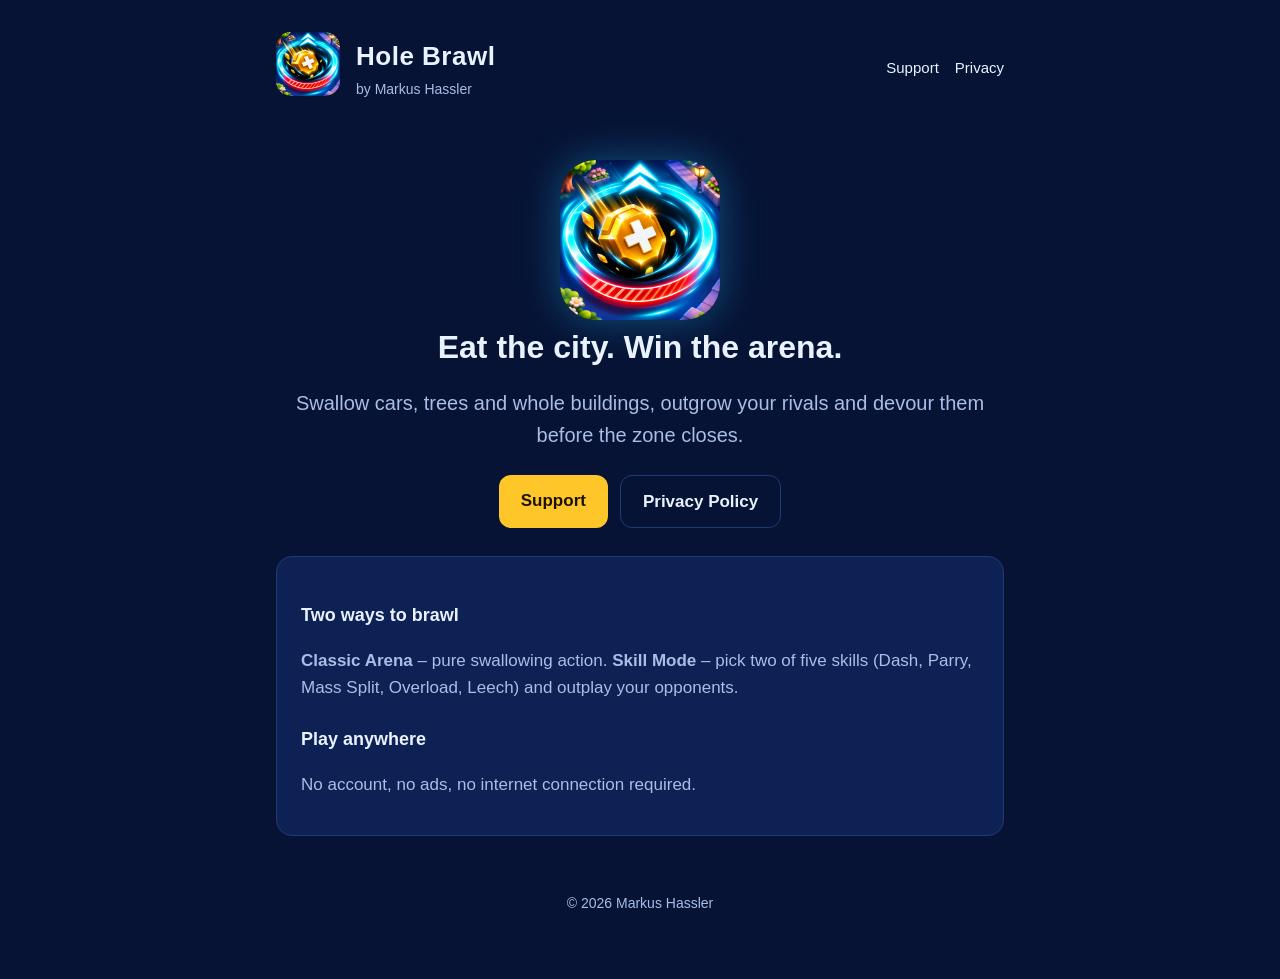
<file: index.html>
<!doctype html>
<html lang="en">
<head>
<meta charset="utf-8">
<meta name="viewport" content="width=device-width, initial-scale=1">
<title>Hole Brawl</title>
<meta name="description" content="Hole Brawl – swallow the city, outgrow your rivals and win the arena. A game by Markus Hassler.">
<link rel="icon" href="icon.png">
<link rel="stylesheet" href="style.css">
</head>
<body>
<div class="wrap">
  <header>
    <a href="./"><img src="icon.png" alt="Hole Brawl app icon"></a>
    <div><a href="./"><div class="name">Hole Brawl</div></a><div class="by">by Markus Hassler</div></div>
    <nav><a href="support.html">Support</a><a href="privacy.html">Privacy</a></nav>
  </header>

  <section class="hero">
    <img src="icon.png" alt="">
    <h1>Eat the city. Win the arena.</h1>
    <p>Swallow cars, trees and whole buildings, outgrow your rivals and devour them before the zone closes.</p>
    <div class="links">
      <a class="btn" href="support.html">Support</a>
      <a class="btn alt" href="privacy.html">Privacy Policy</a>
    </div>
  </section>

  <div class="card">
    <h3>Two ways to brawl</h3>
    <p class="muted"><strong>Classic Arena</strong> – pure swallowing action. <strong>Skill Mode</strong> – pick two of five skills (Dash, Parry, Mass Split, Overload, Leech) and outplay your opponents.</p>
    <h3>Play anywhere</h3>
    <p class="muted">No account, no ads, no internet connection required.</p>
  </div>

  <footer>© 2026 Markus Hassler</footer>
</div>
</body>
</html>
</file>
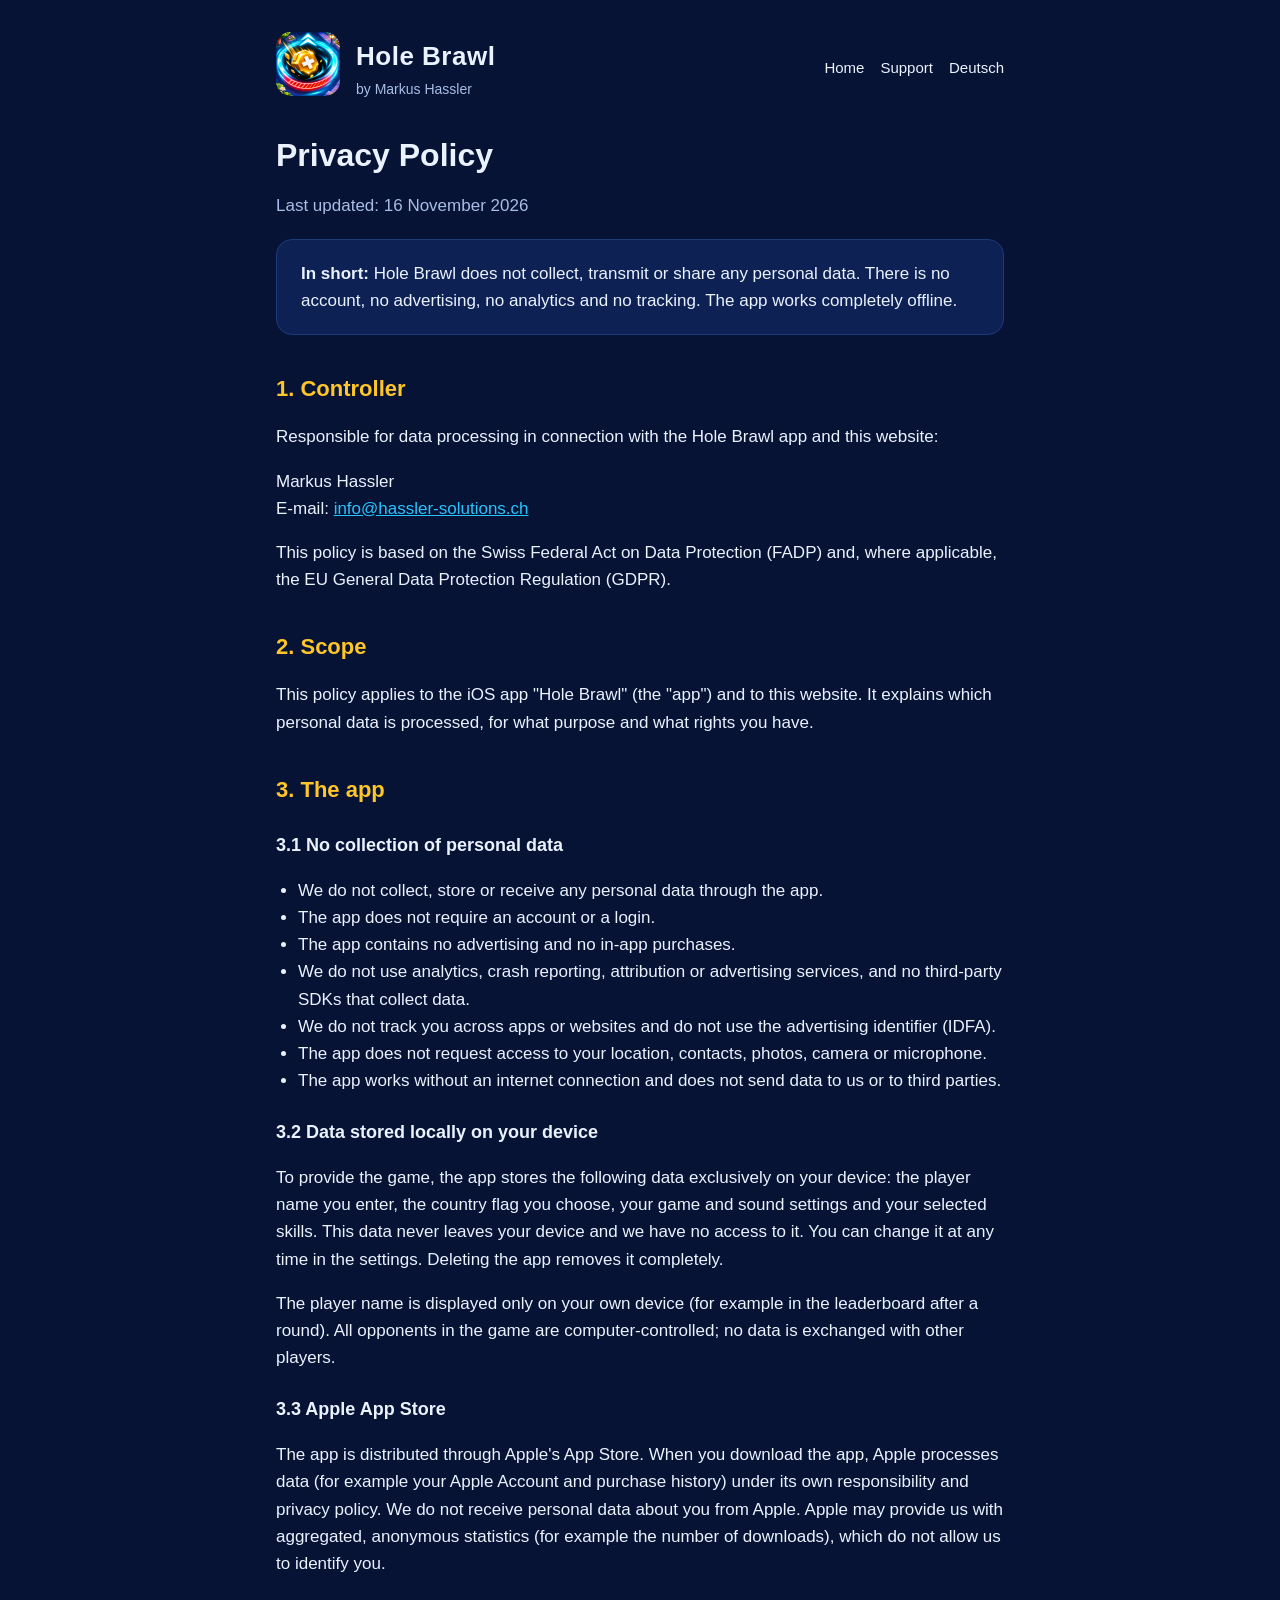
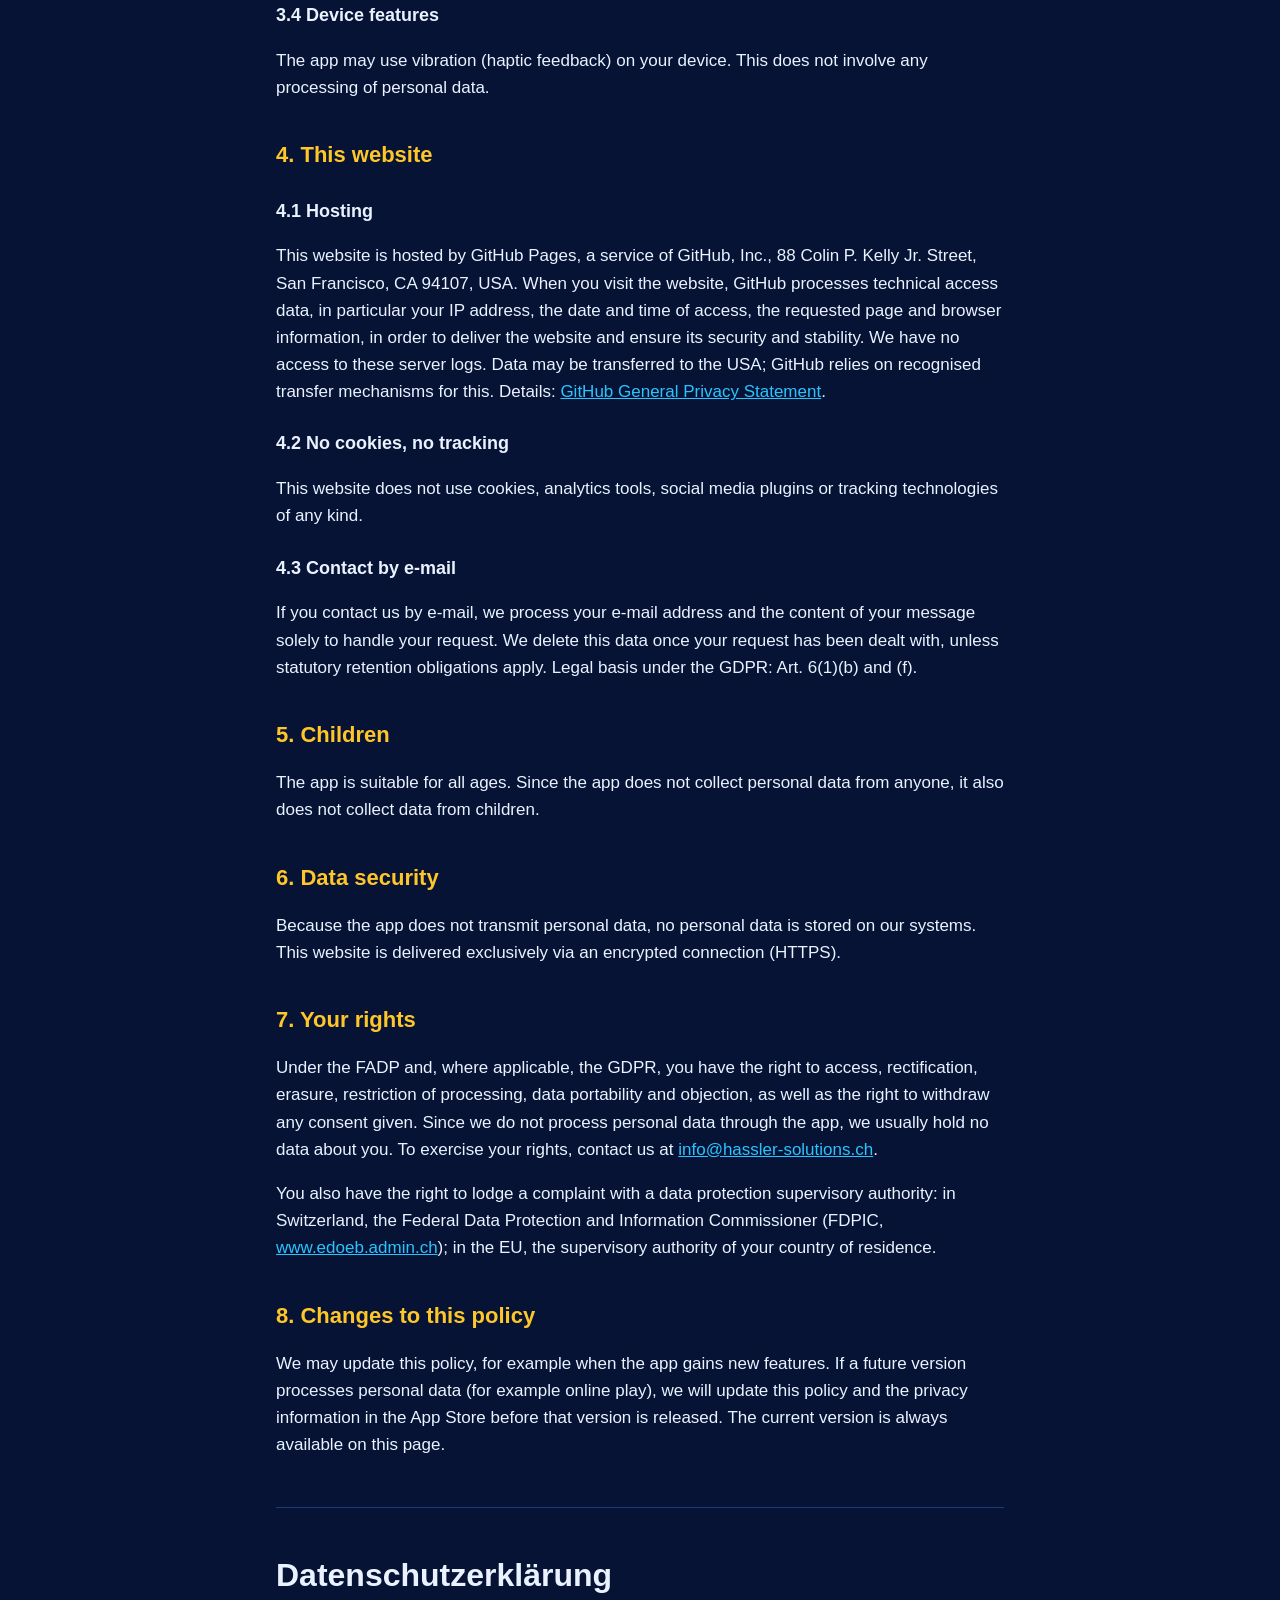
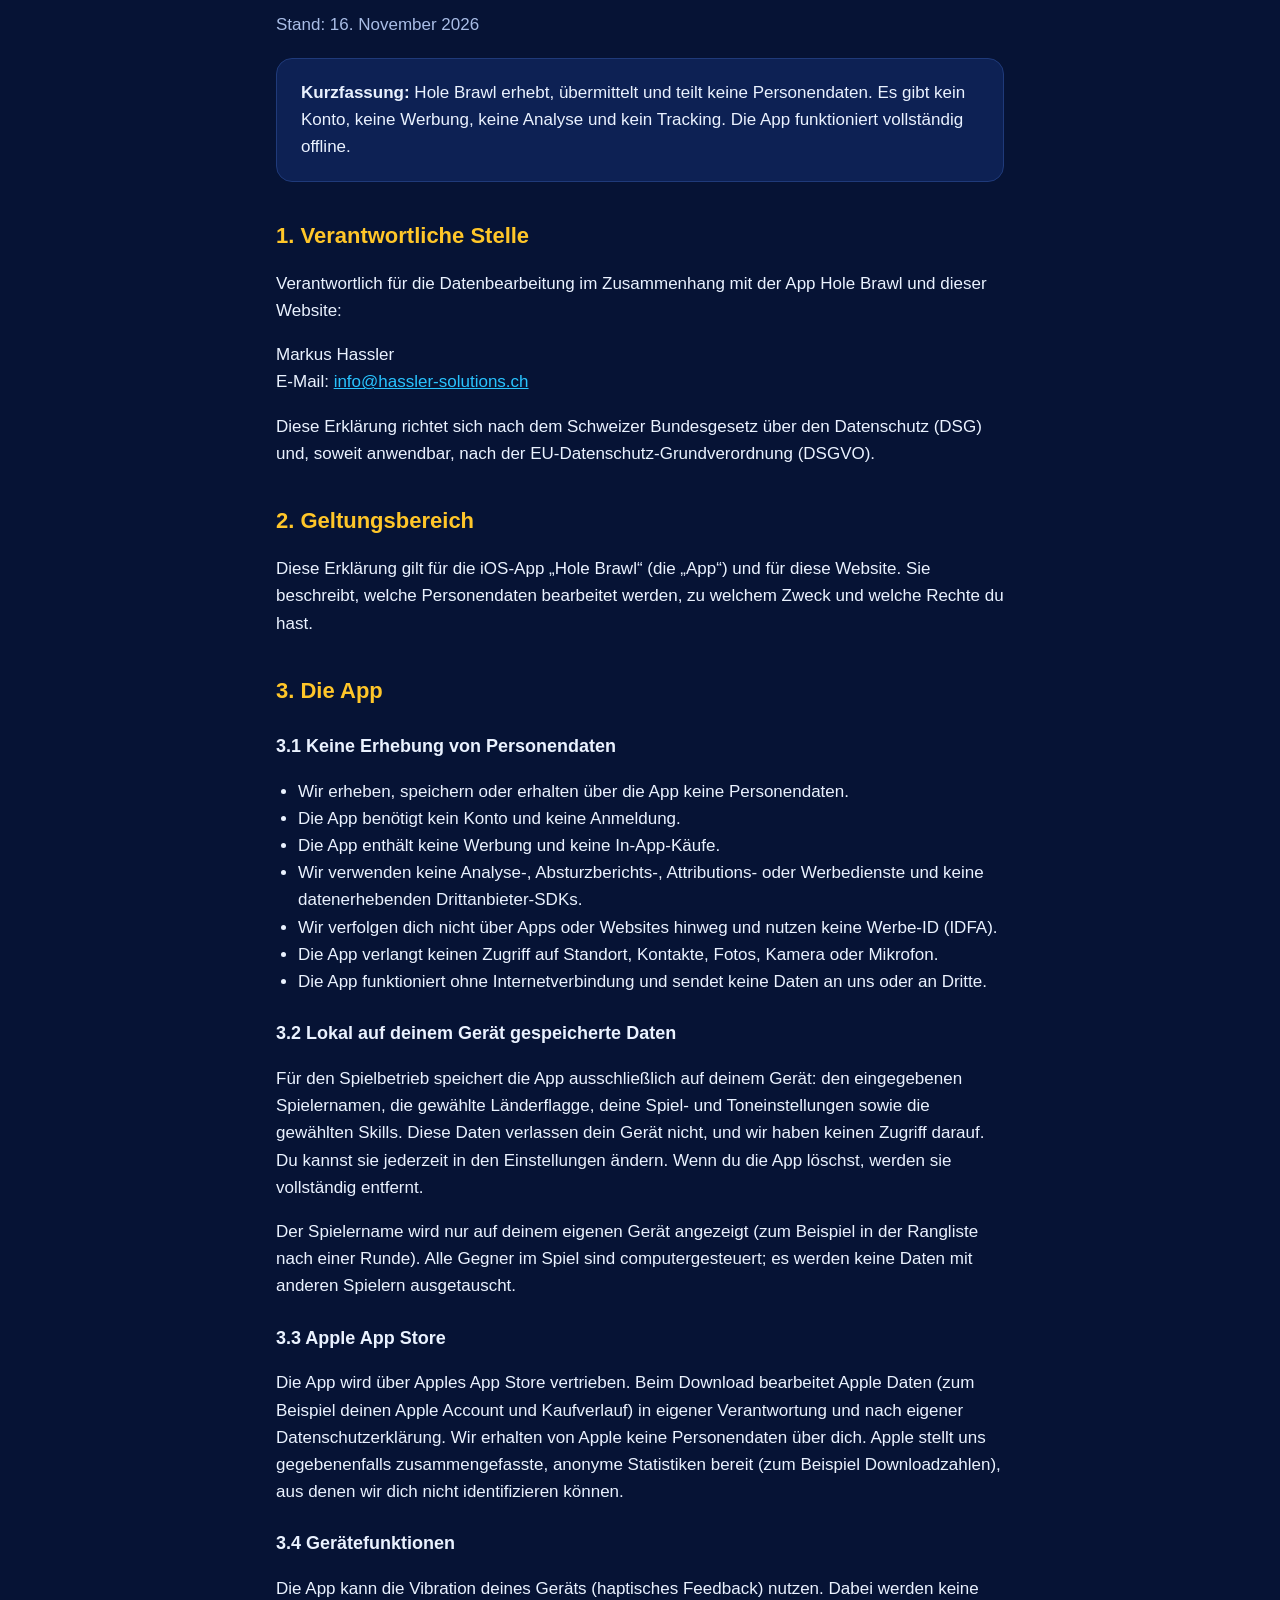
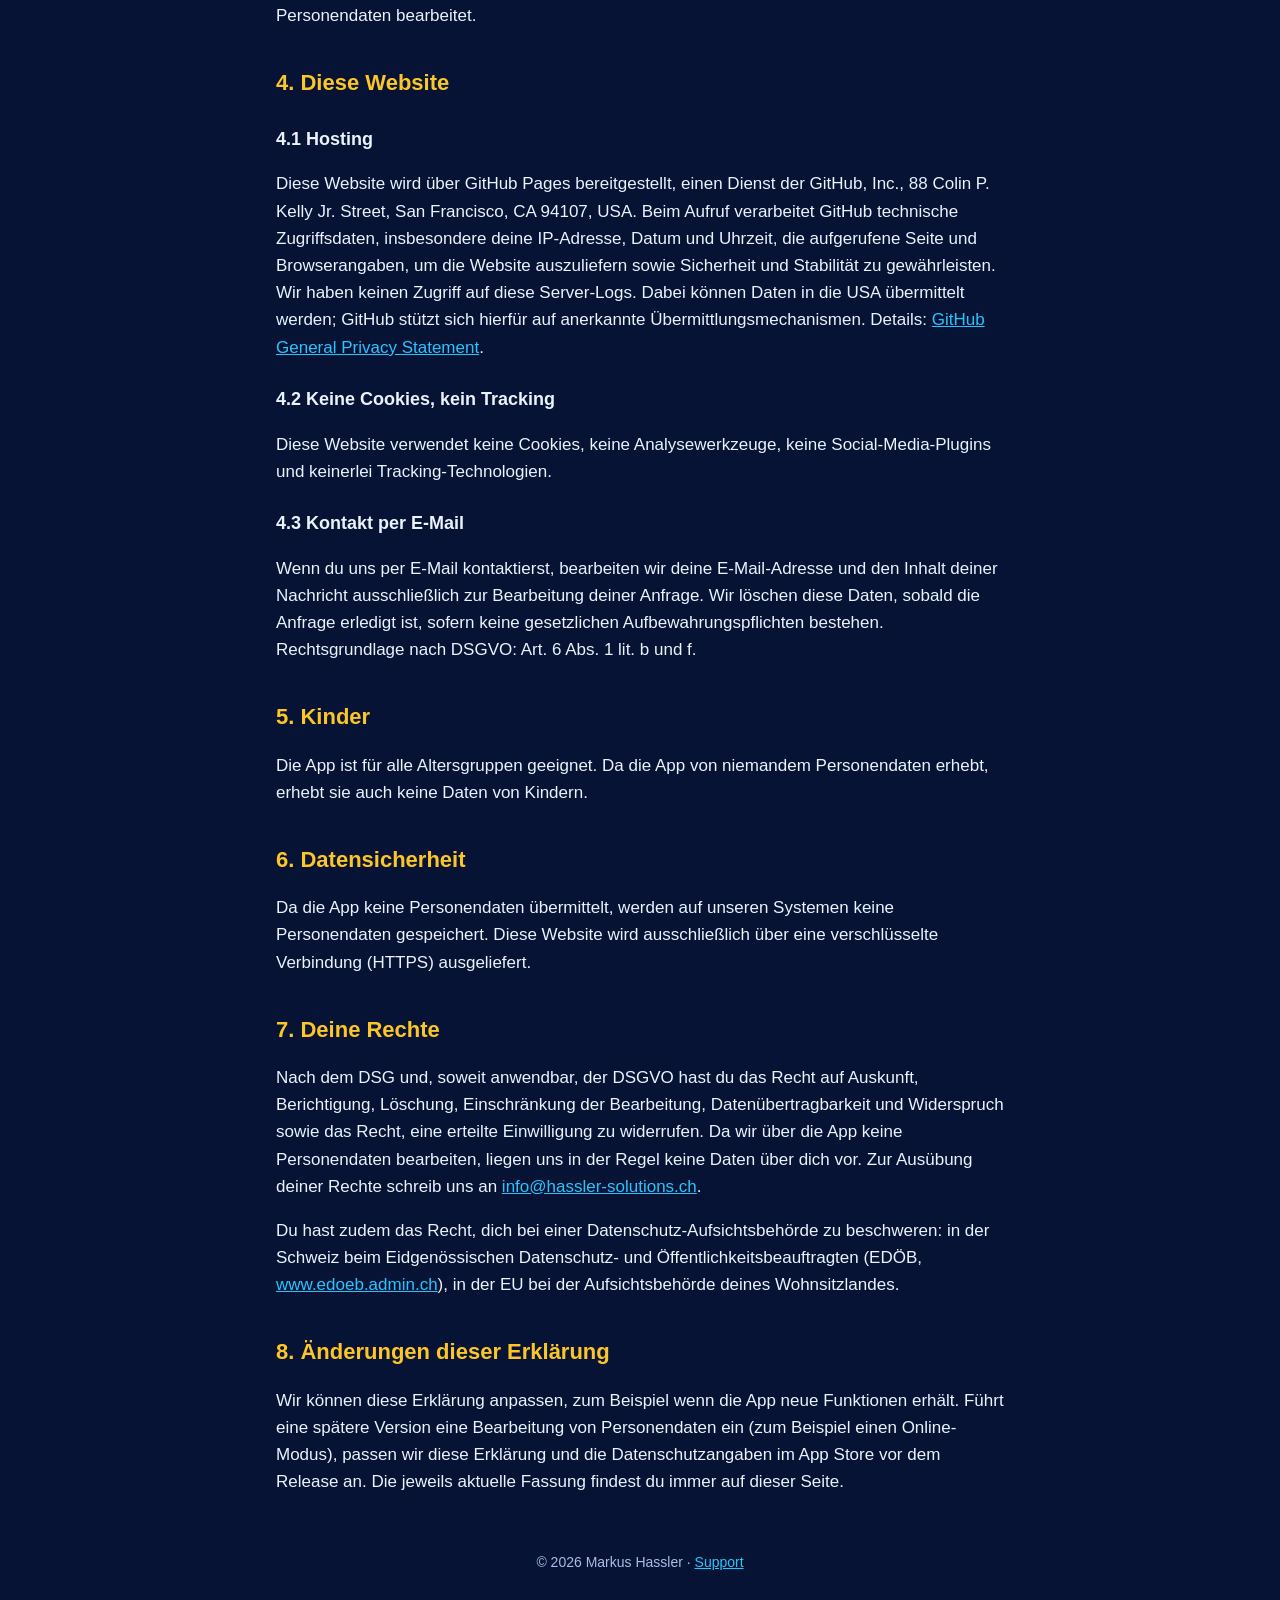
<file: privacy.html>
<!doctype html>
<html lang="en">
<head>
<meta charset="utf-8">
<meta name="viewport" content="width=device-width, initial-scale=1">
<title>Hole Brawl Privacy Policy</title>
<meta name="description" content="Privacy policy for the Hole Brawl app and this website.">
<link rel="icon" href="icon.png">
<link rel="stylesheet" href="style.css">
</head>
<body>
<div class="wrap">
  <header>
    <a href="./"><img src="icon.png" alt="Hole Brawl app icon"></a>
    <div><a href="./"><div class="name">Hole Brawl</div></a><div class="by">by Markus Hassler</div></div>
    <nav><a href="./">Home</a><a href="support.html">Support</a><a href="#de">Deutsch</a></nav>
  </header>

  <h1>Privacy Policy</h1>
  <p class="muted">Last updated: 16 November 2026</p>

  <div class="card">
    <strong>In short:</strong> Hole Brawl does not collect, transmit or share any personal data. There is no account, no advertising, no analytics and no tracking. The app works completely offline.
  </div>

  <h2>1. Controller</h2>
  <p>Responsible for data processing in connection with the Hole Brawl app and this website:</p>
  <p>Markus Hassler<br>
  E-mail: <a href="mailto:info@hassler-solutions.ch">info@hassler-solutions.ch</a></p>
  <p>This policy is based on the Swiss Federal Act on Data Protection (FADP) and, where applicable, the EU General Data Protection Regulation (GDPR).</p>

  <h2>2. Scope</h2>
  <p>This policy applies to the iOS app "Hole Brawl" (the "app") and to this website. It explains which personal data is processed, for what purpose and what rights you have.</p>

  <h2>3. The app</h2>
  <h3>3.1 No collection of personal data</h3>
  <ul>
    <li>We do not collect, store or receive any personal data through the app.</li>
    <li>The app does not require an account or a login.</li>
    <li>The app contains no advertising and no in-app purchases.</li>
    <li>We do not use analytics, crash reporting, attribution or advertising services, and no third-party SDKs that collect data.</li>
    <li>We do not track you across apps or websites and do not use the advertising identifier (IDFA).</li>
    <li>The app does not request access to your location, contacts, photos, camera or microphone.</li>
    <li>The app works without an internet connection and does not send data to us or to third parties.</li>
  </ul>
  <h3>3.2 Data stored locally on your device</h3>
  <p>To provide the game, the app stores the following data exclusively on your device: the player name you enter, the country flag you choose, your game and sound settings and your selected skills. This data never leaves your device and we have no access to it. You can change it at any time in the settings. Deleting the app removes it completely.</p>
  <p>The player name is displayed only on your own device (for example in the leaderboard after a round). All opponents in the game are computer-controlled; no data is exchanged with other players.</p>
  <h3>3.3 Apple App Store</h3>
  <p>The app is distributed through Apple's App Store. When you download the app, Apple processes data (for example your Apple Account and purchase history) under its own responsibility and privacy policy. We do not receive personal data about you from Apple. Apple may provide us with aggregated, anonymous statistics (for example the number of downloads), which do not allow us to identify you.</p>
  <h3>3.4 Device features</h3>
  <p>The app may use vibration (haptic feedback) on your device. This does not involve any processing of personal data.</p>

  <h2>4. This website</h2>
  <h3>4.1 Hosting</h3>
  <p>This website is hosted by GitHub Pages, a service of GitHub, Inc., 88 Colin P. Kelly Jr. Street, San Francisco, CA 94107, USA. When you visit the website, GitHub processes technical access data, in particular your IP address, the date and time of access, the requested page and browser information, in order to deliver the website and ensure its security and stability. We have no access to these server logs. Data may be transferred to the USA; GitHub relies on recognised transfer mechanisms for this. Details: <a href="https://docs.github.com/en/site-policy/privacy-policies/github-general-privacy-statement">GitHub General Privacy Statement</a>.</p>
  <h3>4.2 No cookies, no tracking</h3>
  <p>This website does not use cookies, analytics tools, social media plugins or tracking technologies of any kind.</p>
  <h3>4.3 Contact by e-mail</h3>
  <p>If you contact us by e-mail, we process your e-mail address and the content of your message solely to handle your request. We delete this data once your request has been dealt with, unless statutory retention obligations apply. Legal basis under the GDPR: Art. 6(1)(b) and (f).</p>

  <h2>5. Children</h2>
  <p>The app is suitable for all ages. Since the app does not collect personal data from anyone, it also does not collect data from children.</p>

  <h2>6. Data security</h2>
  <p>Because the app does not transmit personal data, no personal data is stored on our systems. This website is delivered exclusively via an encrypted connection (HTTPS).</p>

  <h2>7. Your rights</h2>
  <p>Under the FADP and, where applicable, the GDPR, you have the right to access, rectification, erasure, restriction of processing, data portability and objection, as well as the right to withdraw any consent given. Since we do not process personal data through the app, we usually hold no data about you. To exercise your rights, contact us at <a href="mailto:info@hassler-solutions.ch">info@hassler-solutions.ch</a>.</p>
  <p>You also have the right to lodge a complaint with a data protection supervisory authority: in Switzerland, the Federal Data Protection and Information Commissioner (FDPIC, <a href="https://www.edoeb.admin.ch">www.edoeb.admin.ch</a>); in the EU, the supervisory authority of your country of residence.</p>

  <h2>8. Changes to this policy</h2>
  <p>We may update this policy, for example when the app gains new features. If a future version processes personal data (for example online play), we will update this policy and the privacy information in the App Store before that version is released. The current version is always available on this page.</p>

  <hr id="de">

  <h1>Datenschutzerklärung</h1>
  <p class="muted">Stand: 16. November 2026</p>

  <div class="card">
    <strong>Kurzfassung:</strong> Hole Brawl erhebt, übermittelt und teilt keine Personendaten. Es gibt kein Konto, keine Werbung, keine Analyse und kein Tracking. Die App funktioniert vollständig offline.
  </div>

  <h2>1. Verantwortliche Stelle</h2>
  <p>Verantwortlich für die Datenbearbeitung im Zusammenhang mit der App Hole Brawl und dieser Website:</p>
  <p>Markus Hassler<br>
  E-Mail: <a href="mailto:info@hassler-solutions.ch">info@hassler-solutions.ch</a></p>
  <p>Diese Erklärung richtet sich nach dem Schweizer Bundesgesetz über den Datenschutz (DSG) und, soweit anwendbar, nach der EU-Datenschutz-Grundverordnung (DSGVO).</p>

  <h2>2. Geltungsbereich</h2>
  <p>Diese Erklärung gilt für die iOS-App „Hole Brawl“ (die „App“) und für diese Website. Sie beschreibt, welche Personendaten bearbeitet werden, zu welchem Zweck und welche Rechte du hast.</p>

  <h2>3. Die App</h2>
  <h3>3.1 Keine Erhebung von Personendaten</h3>
  <ul>
    <li>Wir erheben, speichern oder erhalten über die App keine Personendaten.</li>
    <li>Die App benötigt kein Konto und keine Anmeldung.</li>
    <li>Die App enthält keine Werbung und keine In-App-Käufe.</li>
    <li>Wir verwenden keine Analyse-, Absturzberichts-, Attributions- oder Werbedienste und keine datenerhebenden Drittanbieter-SDKs.</li>
    <li>Wir verfolgen dich nicht über Apps oder Websites hinweg und nutzen keine Werbe-ID (IDFA).</li>
    <li>Die App verlangt keinen Zugriff auf Standort, Kontakte, Fotos, Kamera oder Mikrofon.</li>
    <li>Die App funktioniert ohne Internetverbindung und sendet keine Daten an uns oder an Dritte.</li>
  </ul>
  <h3>3.2 Lokal auf deinem Gerät gespeicherte Daten</h3>
  <p>Für den Spielbetrieb speichert die App ausschließlich auf deinem Gerät: den eingegebenen Spielernamen, die gewählte Länderflagge, deine Spiel- und Toneinstellungen sowie die gewählten Skills. Diese Daten verlassen dein Gerät nicht, und wir haben keinen Zugriff darauf. Du kannst sie jederzeit in den Einstellungen ändern. Wenn du die App löschst, werden sie vollständig entfernt.</p>
  <p>Der Spielername wird nur auf deinem eigenen Gerät angezeigt (zum Beispiel in der Rangliste nach einer Runde). Alle Gegner im Spiel sind computergesteuert; es werden keine Daten mit anderen Spielern ausgetauscht.</p>
  <h3>3.3 Apple App Store</h3>
  <p>Die App wird über Apples App Store vertrieben. Beim Download bearbeitet Apple Daten (zum Beispiel deinen Apple Account und Kaufverlauf) in eigener Verantwortung und nach eigener Datenschutzerklärung. Wir erhalten von Apple keine Personendaten über dich. Apple stellt uns gegebenenfalls zusammengefasste, anonyme Statistiken bereit (zum Beispiel Downloadzahlen), aus denen wir dich nicht identifizieren können.</p>
  <h3>3.4 Gerätefunktionen</h3>
  <p>Die App kann die Vibration deines Geräts (haptisches Feedback) nutzen. Dabei werden keine Personendaten bearbeitet.</p>

  <h2>4. Diese Website</h2>
  <h3>4.1 Hosting</h3>
  <p>Diese Website wird über GitHub Pages bereitgestellt, einen Dienst der GitHub, Inc., 88 Colin P. Kelly Jr. Street, San Francisco, CA 94107, USA. Beim Aufruf verarbeitet GitHub technische Zugriffsdaten, insbesondere deine IP-Adresse, Datum und Uhrzeit, die aufgerufene Seite und Browserangaben, um die Website auszuliefern sowie Sicherheit und Stabilität zu gewährleisten. Wir haben keinen Zugriff auf diese Server-Logs. Dabei können Daten in die USA übermittelt werden; GitHub stützt sich hierfür auf anerkannte Übermittlungsmechanismen. Details: <a href="https://docs.github.com/en/site-policy/privacy-policies/github-general-privacy-statement">GitHub General Privacy Statement</a>.</p>
  <h3>4.2 Keine Cookies, kein Tracking</h3>
  <p>Diese Website verwendet keine Cookies, keine Analysewerkzeuge, keine Social-Media-Plugins und keinerlei Tracking-Technologien.</p>
  <h3>4.3 Kontakt per E-Mail</h3>
  <p>Wenn du uns per E-Mail kontaktierst, bearbeiten wir deine E-Mail-Adresse und den Inhalt deiner Nachricht ausschließlich zur Bearbeitung deiner Anfrage. Wir löschen diese Daten, sobald die Anfrage erledigt ist, sofern keine gesetzlichen Aufbewahrungspflichten bestehen. Rechtsgrundlage nach DSGVO: Art. 6 Abs. 1 lit. b und f.</p>

  <h2>5. Kinder</h2>
  <p>Die App ist für alle Altersgruppen geeignet. Da die App von niemandem Personendaten erhebt, erhebt sie auch keine Daten von Kindern.</p>

  <h2>6. Datensicherheit</h2>
  <p>Da die App keine Personendaten übermittelt, werden auf unseren Systemen keine Personendaten gespeichert. Diese Website wird ausschließlich über eine verschlüsselte Verbindung (HTTPS) ausgeliefert.</p>

  <h2>7. Deine Rechte</h2>
  <p>Nach dem DSG und, soweit anwendbar, der DSGVO hast du das Recht auf Auskunft, Berichtigung, Löschung, Einschränkung der Bearbeitung, Datenübertragbarkeit und Widerspruch sowie das Recht, eine erteilte Einwilligung zu widerrufen. Da wir über die App keine Personendaten bearbeiten, liegen uns in der Regel keine Daten über dich vor. Zur Ausübung deiner Rechte schreib uns an <a href="mailto:info@hassler-solutions.ch">info@hassler-solutions.ch</a>.</p>
  <p>Du hast zudem das Recht, dich bei einer Datenschutz-Aufsichtsbehörde zu beschweren: in der Schweiz beim Eidgenössischen Datenschutz- und Öffentlichkeitsbeauftragten (EDÖB, <a href="https://www.edoeb.admin.ch">www.edoeb.admin.ch</a>), in der EU bei der Aufsichtsbehörde deines Wohnsitzlandes.</p>

  <h2>8. Änderungen dieser Erklärung</h2>
  <p>Wir können diese Erklärung anpassen, zum Beispiel wenn die App neue Funktionen erhält. Führt eine spätere Version eine Bearbeitung von Personendaten ein (zum Beispiel einen Online-Modus), passen wir diese Erklärung und die Datenschutzangaben im App Store vor dem Release an. Die jeweils aktuelle Fassung findest du immer auf dieser Seite.</p>

  <footer>© 2026 Markus Hassler · <a href="support.html">Support</a></footer>
</div>
</body>
</html>
</file>
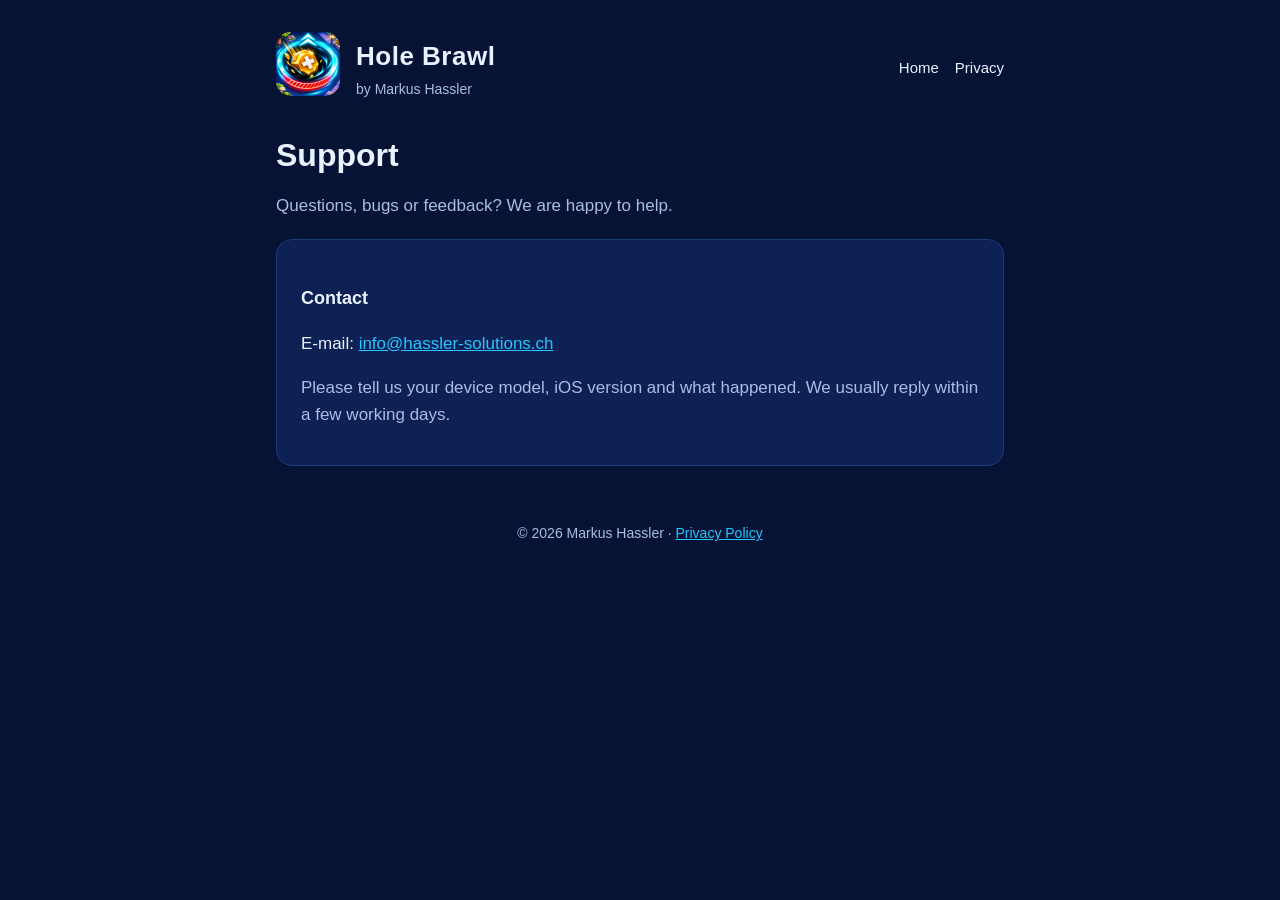
<file: support.html>
<!doctype html>
<html lang="en">
<head>
<meta charset="utf-8">
<meta name="viewport" content="width=device-width, initial-scale=1">
<title>Hole Brawl Support</title>
<meta name="description" content="Support and contact for Hole Brawl.">
<link rel="icon" href="icon.png">
<link rel="stylesheet" href="style.css">
</head>
<body>
<div class="wrap">
  <header>
    <a href="./"><img src="icon.png" alt="Hole Brawl app icon"></a>
    <div><a href="./"><div class="name">Hole Brawl</div></a><div class="by">by Markus Hassler</div></div>
    <nav><a href="./">Home</a><a href="privacy.html">Privacy</a></nav>
  </header>

  <h1>Support</h1>
  <p class="muted">Questions, bugs or feedback? We are happy to help.</p>

  <div class="card">
    <h3>Contact</h3>
    <p>E-mail: <a href="mailto:info@hassler-solutions.ch?subject=Hole%20Brawl%20Support">info@hassler-solutions.ch</a></p>
    <p class="muted">Please tell us your device model, iOS version and what happened. We usually reply within a few working days.</p>
  </div>

  <footer>© 2026 Markus Hassler · <a href="privacy.html">Privacy Policy</a></footer>
</div>
</body>
</html>
</file>
<file: style.css>
:root {
  --bg: #061335;
  --panel: #0d2154;
  --text: #eaf2ff;
  --muted: #a9bde6;
  --accent: #29c4ff;
  --gold: #ffc629;
  --line: #1f3a7a;
}
* { box-sizing: border-box; }
html { -webkit-text-size-adjust: 100%; }
body {
  margin: 0;
  background: var(--bg);
  color: var(--text);
  font: 17px/1.6 -apple-system, BlinkMacSystemFont, "Segoe UI", Roboto, Helvetica, Arial, sans-serif;
}
a { color: var(--accent); }
.wrap { max-width: 760px; margin: 0 auto; padding: 32px 16px 64px; }
header { display: flex; align-items: center; gap: 16px; margin-bottom: 32px; }
header img { width: 64px; height: 64px; border-radius: 15px; }
header a { text-decoration: none; color: var(--text); }
header .name { font-size: 26px; font-weight: 800; letter-spacing: .5px; }
header .by { color: var(--muted); font-size: 14px; }
nav { margin-left: auto; display: flex; gap: 16px; font-size: 15px; flex-wrap: wrap; }
h1 { font-size: 32px; line-height: 1.2; margin: 0 0 8px; }
h2 { font-size: 22px; margin: 36px 0 8px; color: var(--gold); }
h3 { font-size: 18px; margin: 24px 0 4px; }
.muted { color: var(--muted); }
.card { background: var(--panel); border: 1px solid var(--line); border-radius: 16px; padding: 20px 24px; margin: 20px 0; }
.hero { text-align: center; padding: 24px 0 8px; }
.hero img { width: 160px; height: 160px; border-radius: 36px; box-shadow: 0 0 40px rgba(41,196,255,.35); }
.hero p { font-size: 20px; color: var(--muted); }
.links { display: flex; gap: 12px; justify-content: center; flex-wrap: wrap; margin-top: 24px; }
.btn { display: inline-block; padding: 12px 22px; border-radius: 12px; background: var(--gold); color: #1a1300; font-weight: 700; text-decoration: none; }
.btn.alt { background: transparent; color: var(--text); border: 1px solid var(--line); }
ul { padding-left: 22px; }
hr { border: 0; border-top: 1px solid var(--line); margin: 48px 0; }
footer { margin-top: 56px; color: var(--muted); font-size: 14px; text-align: center; }
@media (max-width: 560px) {
  header { flex-wrap: wrap; }
  nav { margin-left: 0; width: 100%; }
  h1 { font-size: 26px; }
}
</file>
